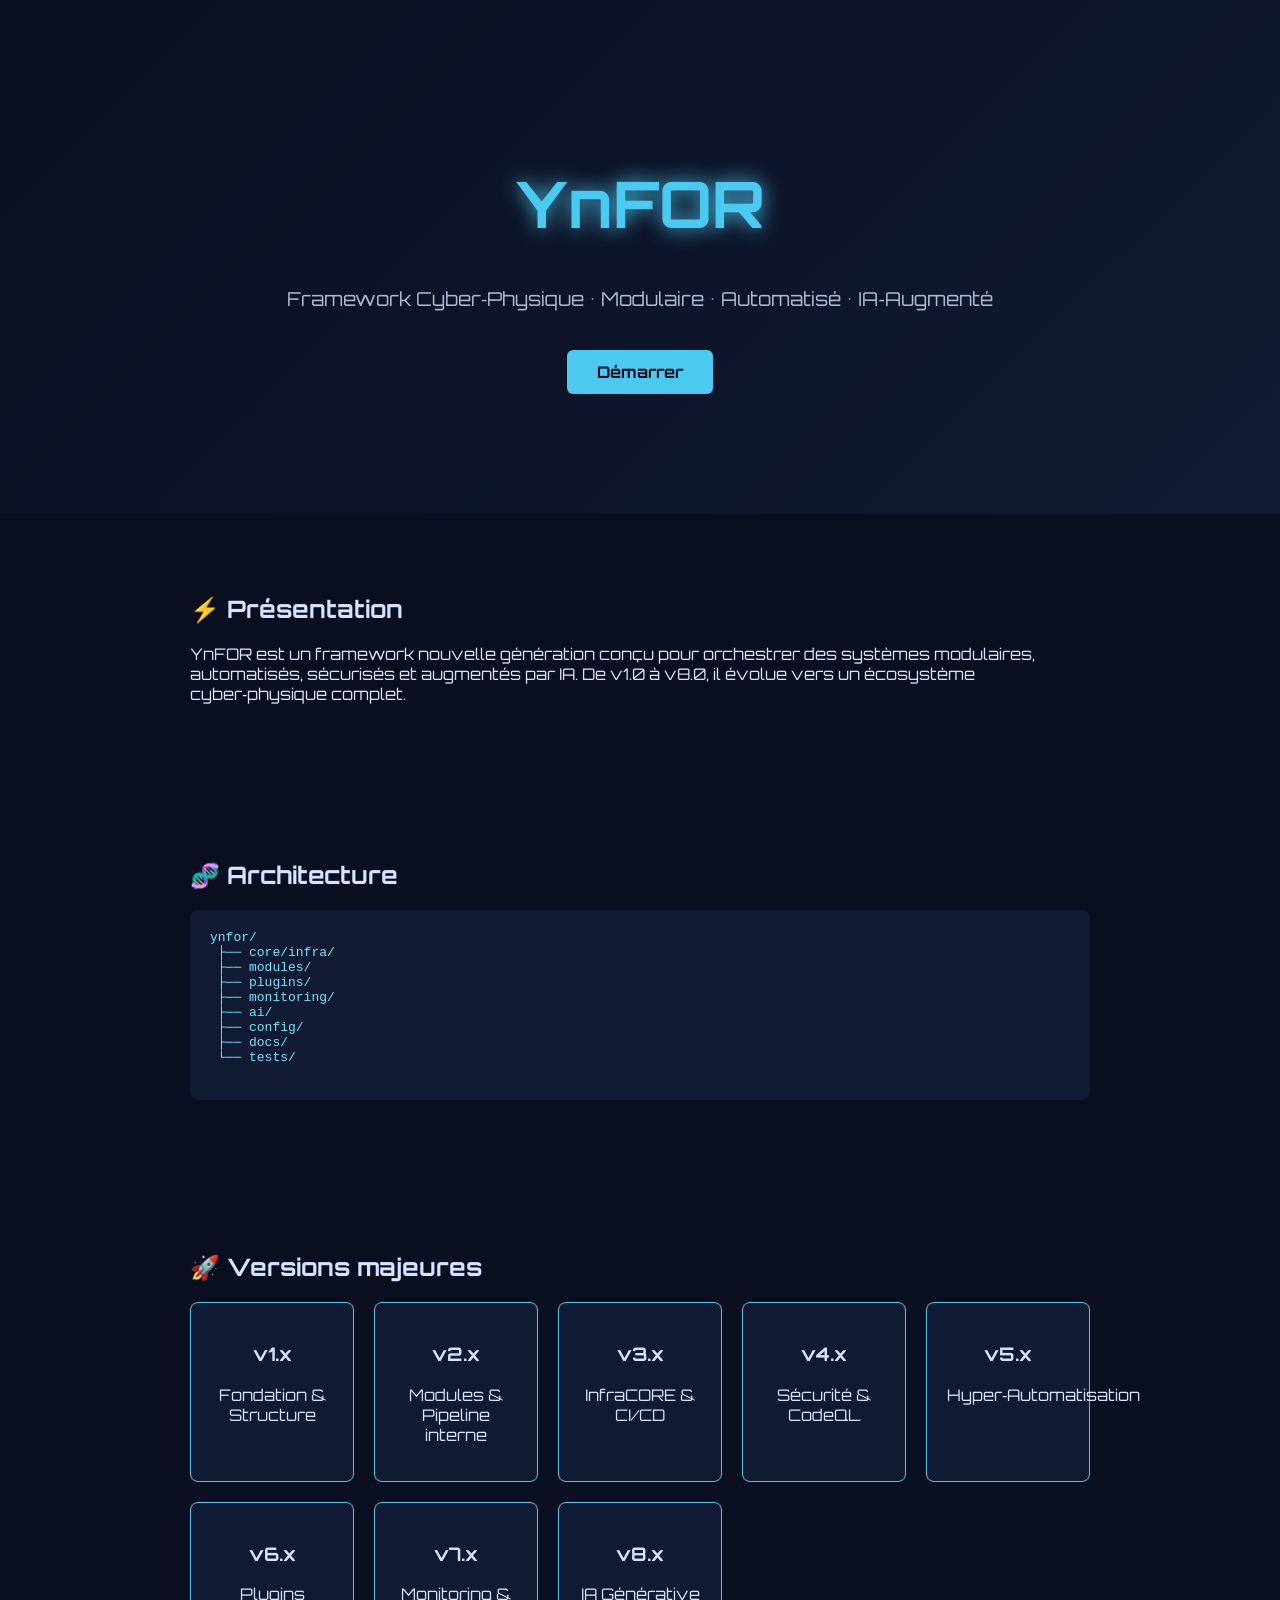
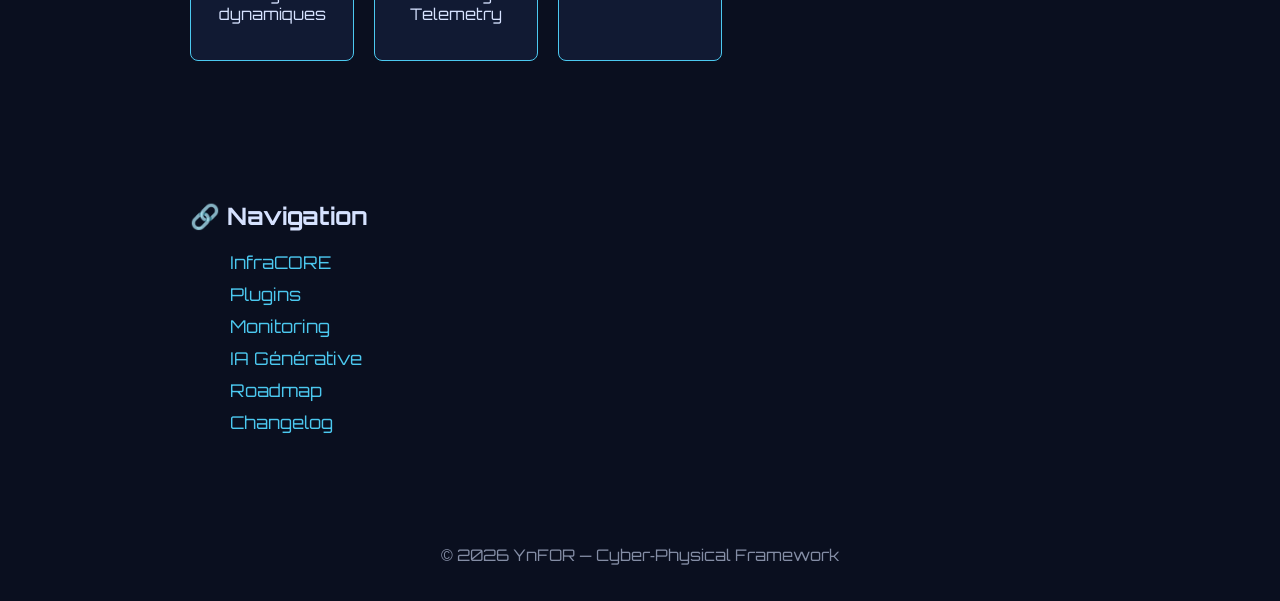
<file: siteweb/index.html>
<!DOCTYPE html>
<html lang="fr">
<head>
    <meta charset="UTF-8">
    <title>YnFOR — Cyber‑Physical Framework</title>
    <link rel="stylesheet" href="style.css">
    <script defer src="script.js"></script>
</head>

<body>

<header class="hero">
    <h1 class="title">YnFOR</h1>
    <p class="subtitle">Framework Cyber‑Physique • Modulaire • Automatisé • IA‑Augmenté</p>
    <a href="#start" class="cta">Démarrer</a>
</header>

<section id="start" class="section">
    <h2>⚡ Présentation</h2>
    <p>
        YnFOR est un framework nouvelle génération conçu pour orchestrer des systèmes modulaires,
        automatisés, sécurisés et augmentés par IA. De v1.0 à v8.0, il évolue vers un écosystème
        cyber‑physique complet.
    </p>
</section>

<section class="section">
    <h2>🧬 Architecture</h2>
    <pre class="code">
ynfor/
 ├── core/infra/
 ├── modules/
 ├── plugins/
 ├── monitoring/
 ├── ai/
 ├── config/
 ├── docs/
 └── tests/
    </pre>
</section>

<section class="section">
    <h2>🚀 Versions majeures</h2>
    <div class="cards">
        <div class="card"><h3>v1.x</h3><p>Fondation & Structure</p></div>
        <div class="card"><h3>v2.x</h3><p>Modules & Pipeline interne</p></div>
        <div class="card"><h3>v3.x</h3><p>InfraCORE & CI/CD</p></div>
        <div class="card"><h3>v4.x</h3><p>Sécurité & CodeQL</p></div>
        <div class="card"><h3>v5.x</h3><p>Hyper‑Automatisation</p></div>
        <div class="card"><h3>v6.x</h3><p>Plugins dynamiques</p></div>
        <div class="card"><h3>v7.x</h3><p>Monitoring & Telemetry</p></div>
        <div class="card"><h3>v8.x</h3><p>IA Générative</p></div>
    </div>
</section>

<section class="section">
    <h2>🔗 Navigation</h2>
    <ul class="nav-links">
        <li><a href="pages/infra.html">InfraCORE</a></li>
        <li><a href="pages/plugins.html">Plugins</a></li>
        <li><a href="pages/monitoring.html">Monitoring</a></li>
        <li><a href="pages/ai.html">IA Générative</a></li>
        <li><a href="pages/roadmap.html">Roadmap</a></li>
        <li><a href="pages/changelog.html">Changelog</a></li>
    </ul>
</section>

<footer>
    <p>© 2026 YnFOR — Cyber‑Physical Framework</p>
</footer>

</body>
</html>
</file>
<file: siteweb/style.css>
@import url('https://fonts.googleapis.com/css2?family=Orbitron:wght@400;700&display=swap');

body {
    margin: 0;
    background: #0a0f1f;
    color: #d6e2ff;
    font-family: 'Orbitron', sans-serif;
}

.hero {
    text-align: center;
    padding: 120px 20px;
    background: linear-gradient(135deg, #0a0f1f, #111a33);
}

.title {
    font-size: 4rem;
    color: #4cc9f0;
    text-shadow: 0 0 20px #4cc9f0;
}

.subtitle {
    font-size: 1.2rem;
    opacity: 0.8;
}

.cta {
    display: inline-block;
    margin-top: 20px;
    padding: 12px 30px;
    background: #4cc9f0;
    color: #0a0f1f;
    border-radius: 6px;
    text-decoration: none;
    font-weight: bold;
    transition: 0.3s;
}

.cta:hover {
    background: #72e6ff;
}

.section {
    padding: 60px 20px;
    max-width: 900px;
    margin: auto;
}

.code {
    background: #111a33;
    padding: 20px;
    border-radius: 8px;
    color: #72e6ff;
}

.cards {
    display: grid;
    grid-template-columns: repeat(auto-fit, minmax(160px, 1fr));
    gap: 20px;
}

.card {
    background: #111a33;
    padding: 20px;
    border-radius: 8px;
    text-align: center;
    border: 1px solid #4cc9f0;
    transition: 0.3s;
}

.card:hover {
    transform: scale(1.05);
    box-shadow: 0 0 20px #4cc9f0;
}

.nav-links li {
    list-style: none;
    margin: 10px 0;
}

.nav-links a {
    color: #4cc9f0;
    text-decoration: none;
    font-size: 1.1rem;
}

footer {
    text-align: center;
    padding: 20px;
    opacity: 0.6;
}
</file>
